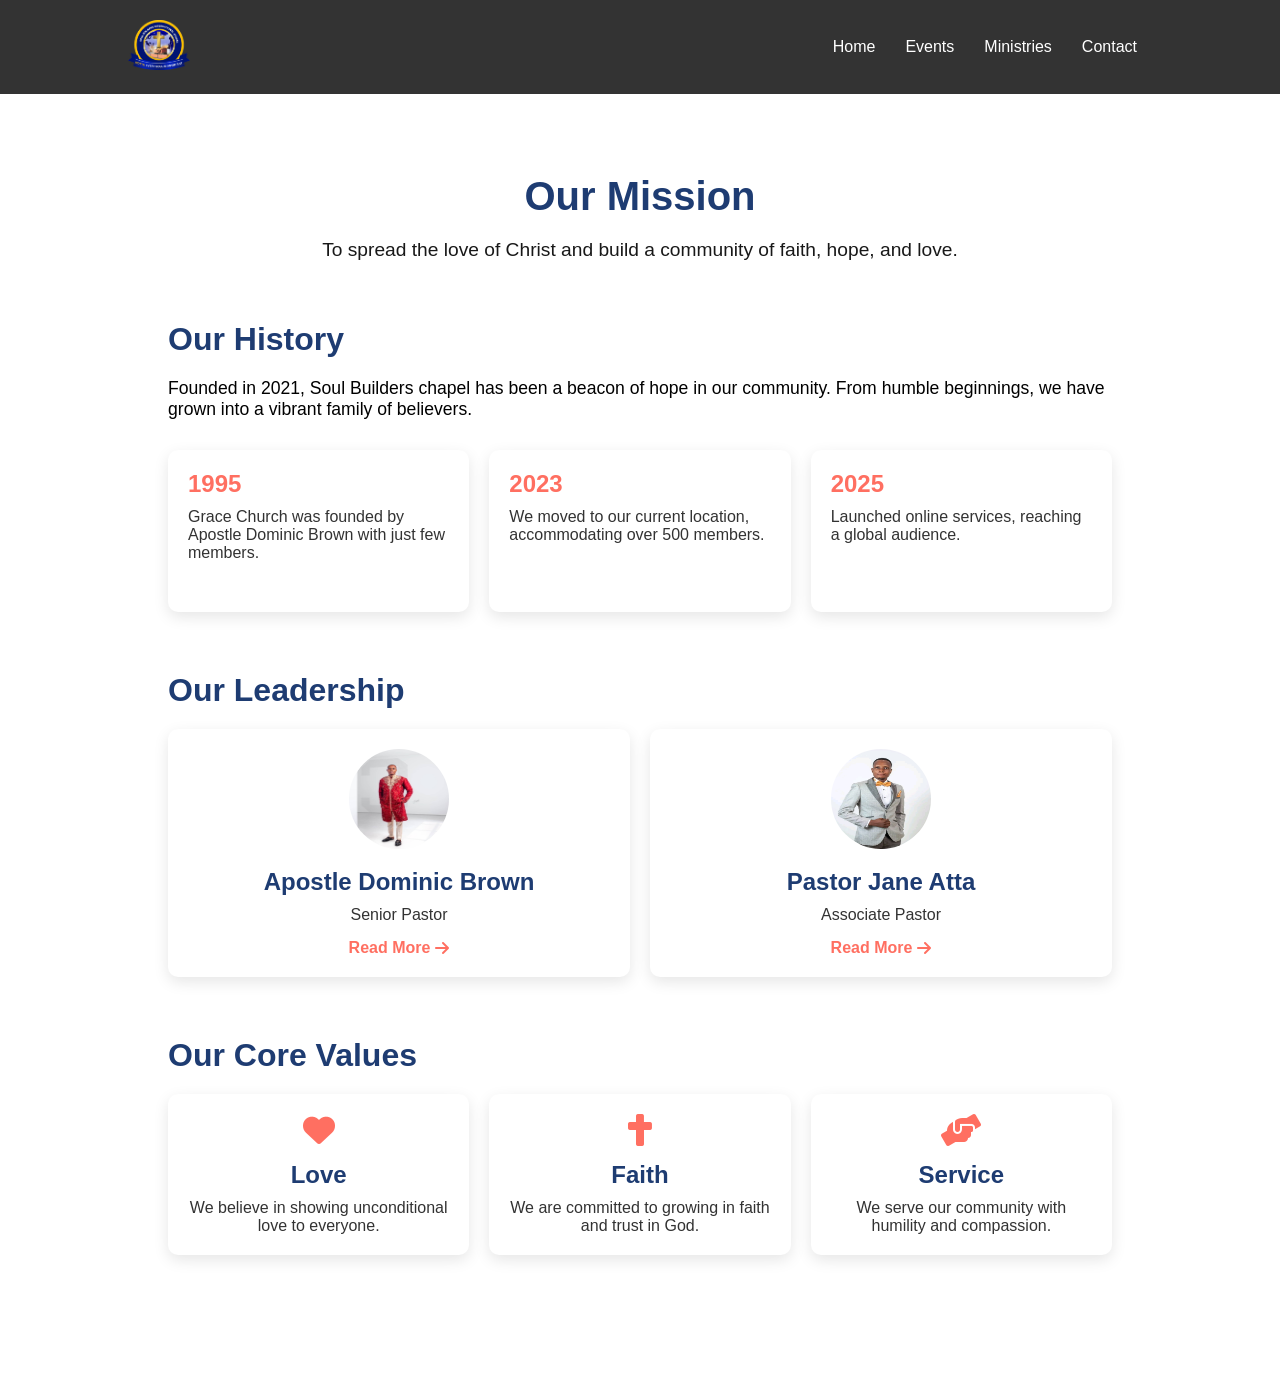
<file: about.html>
<!DOCTYPE html>
<html lang="en">
<head>
  <meta charset="UTF-8">
  <meta name="viewport" content="width=device-width, initial-scale=1.0">
  <title>Soul Builders Int'l - About Us</title>
  <link rel="stylesheet" href="style.css">
  <!-- Font Awesome for Icons -->
  <link rel="stylesheet" href="https://cdnjs.cloudflare.com/ajax/libs/font-awesome/6.0.0/css/all.min.css">
</head>
<body>

  <header class="header">
    <!-- Logo -->
    <div class="logo">
      <img src="logo.png" alt="Church Logo">
    </div>
  
    <!-- Navigation Menu -->
    <nav class="navbar">
      <ul class="nav-links">
        <li><a href="index.html" class="nav-link">Home</a></li>
        <li><a href="event.html" class="nav-link">Events</a></li>
        <li><a href="ministry.html" class="nav-link">Ministries</a></li>
        <li><a href="contact.html" class="nav-link">Contact</a></li>
      </ul>
    </nav>
  
    <!-- Hamburger Menu for Mobile -->
    <div class="hamburger">
      <i class="fas fa-bars"></i>
    </div>
  </header>

  <!-- About Us Page -->
  <section class="about-us">
    <!-- Mission Statement -->
    <div class="mission-statement">
      <h2>Our Mission</h2>
      <p>To spread the love of Christ and build a community of faith, hope, and love.</p>
    </div>

    <!-- Church History -->
    <div class="church-history">
      <h2>Our History</h2>
      <p>Founded in 2021, Soul Builders chapel has been a beacon of hope in our community. From humble beginnings, we have grown into a vibrant family of believers.</p>
      <div class="history-timeline">
        <div class="timeline-item">
          <h3>1995</h3>
          <p>Grace Church was founded by Apostle Dominic Brown with just few members.</p>
        </div>
        <div class="timeline-item">
          <h3>2023</h3>
          <p>We moved to our current location, accommodating over 500 members.</p>
        </div>
        <div class="timeline-item">
          <h3>2025</h3>
          <p>Launched online services, reaching a global audience.</p>
        </div>
      </div>
    </div>

    <!-- Leadership Section -->
    <div class="leadership">
      <h2>Our Leadership</h2>
      <div class="leader-cards">
        <div class="leader-card">
          <img src="IMG-20240815-WA0008.jpg" alt="Pastor John Doe">
          <h3>Apostle Dominic Brown</h3>
          <p>Senior Pastor</p>
          <a href="#pastor-john" class="read-more">Read More <i class="fas fa-arrow-right"></i></a>
        </div>
        <div class="leader-card">
          <img src="brown 2.jpg" alt="Pastor Jane Atta">
          <h3>Pastor Jane Atta</h3>
          <p>Associate Pastor</p>
          <a href="#pastor-jane" class="read-more">Read More <i class="fas fa-arrow-right"></i></a>
        </div>
      </div>
    </div>

    <!-- Core Values -->
    <div class="core-values">
      <h2>Our Core Values</h2>
      <div class="values-list">
        <div class="value-item">
          <i class="fas fa-heart"></i>
          <h3>Love</h3>
          <p>We believe in showing unconditional love to everyone.</p>
        </div>
        <div class="value-item">
          <i class="fas fa-cross"></i>
          <h3>Faith</h3>
          <p>We are committed to growing in faith and trust in God.</p>
        </div>
        <div class="value-item">
          <i class="fas fa-hands-helping"></i>
          <h3>Service</h3>
          <p>We serve our community with humility and compassion.</p>
        </div>
      </div>
    </div>

    <!-- Read More Section (Hidden by Default) -->
    <div id="pastor-john" class="read-more-content">
      <h3>About Apostle Dominic Brown</h3>
      <p>Apostle Dominic has been serving as the Senior Pastor of Soul Builders Int'l since its inception in 1995. He is passionate about teaching the Word of God and building a strong community.</p>
      <button class="close-btn">Close</button>
    </div>

    <div id="pastor-jane" class="read-more-content">
      <h3>About Pastor Jane Smith</h3>
      <p>Pastor Jane Smith joined Soul Builders Int'l in 2005 and serves as the Associate Pastor. She focuses on youth ministry and community outreach programs.</p>
      <button class="close-btn">Close</button>
    </div>
  </section>

  <script>
      // Functionality for Read More Links
document.querySelectorAll('.read-more').forEach(link => {
  link.addEventListener('click', (e) => {
    e.preventDefault();
    const targetId = link.getAttribute('href');
    document.querySelector(targetId).style.display = 'block';
  });
});

// Functionality for Close Buttons
document.querySelectorAll('.close-btn').forEach(button => {
  button.addEventListener('click', () => {
    button.parentElement.style.display = 'none';
  });
});
  </script>
</body>
</html>
</file>
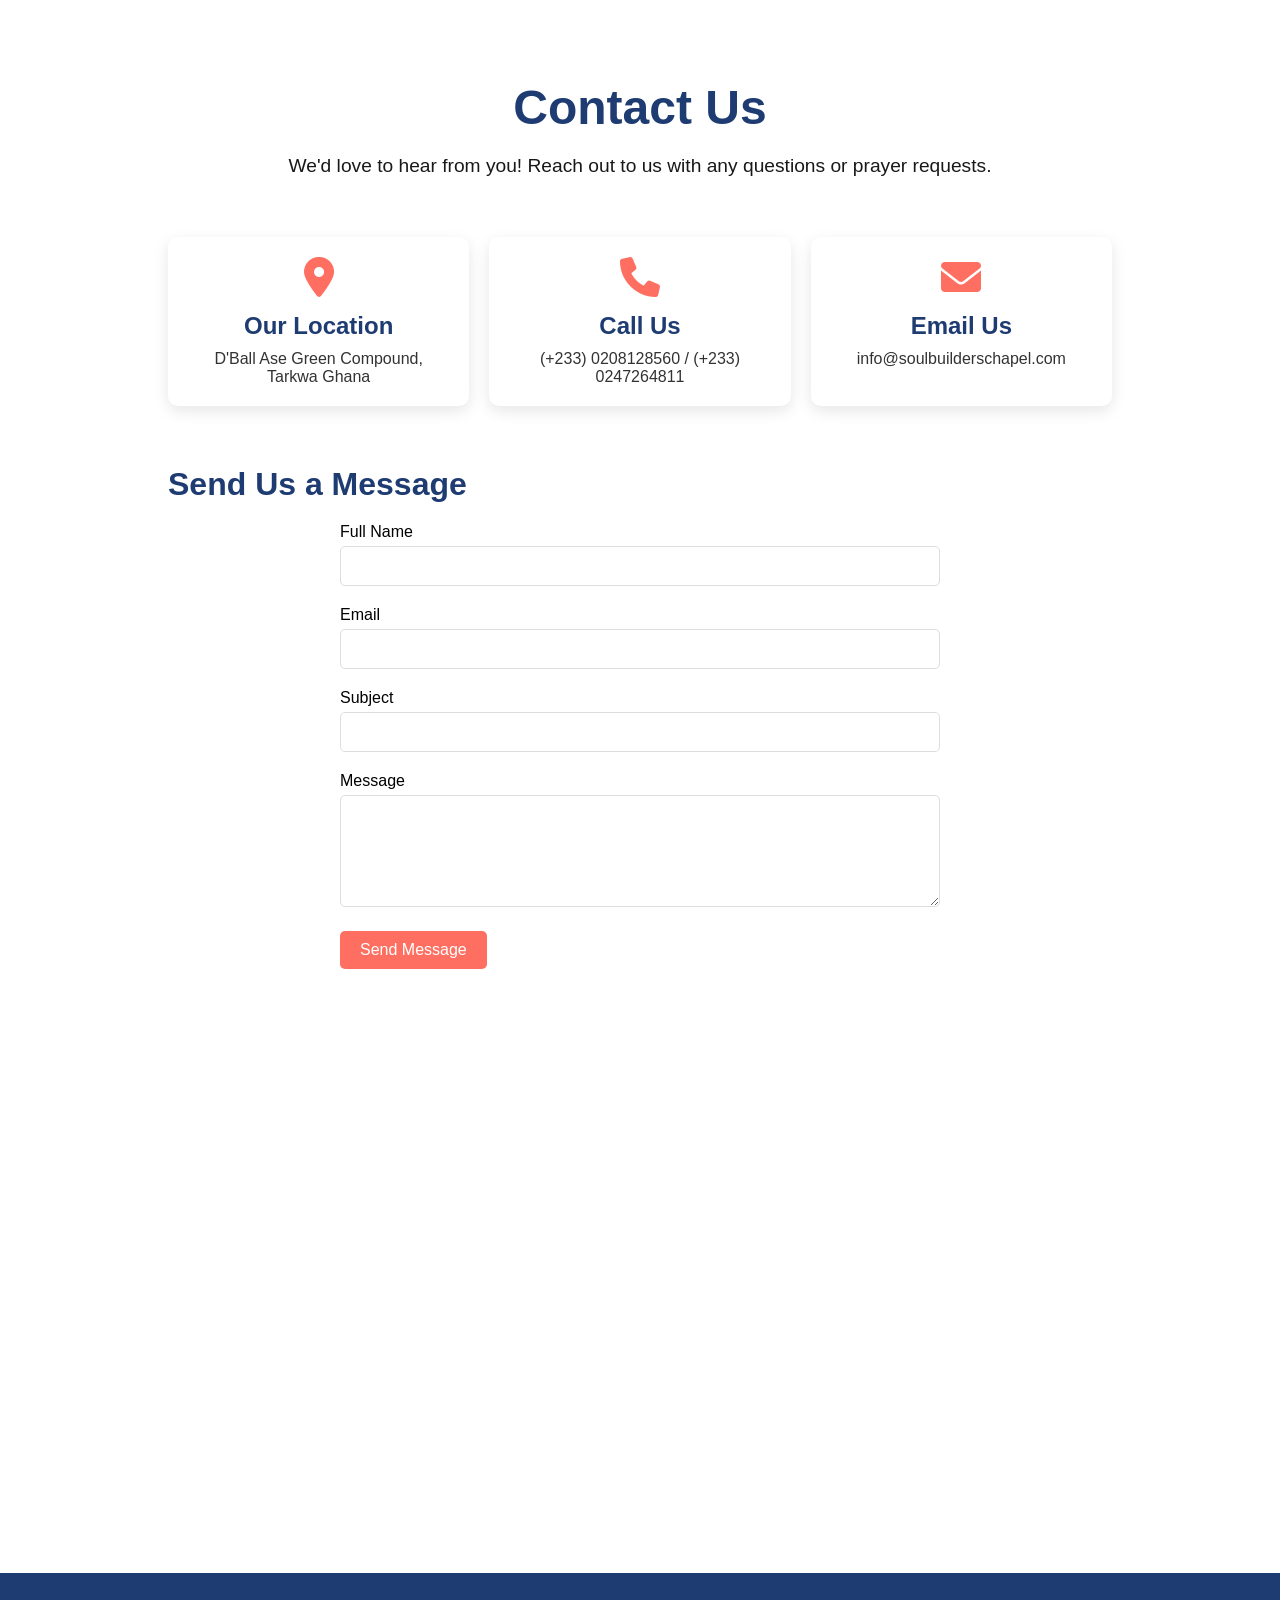
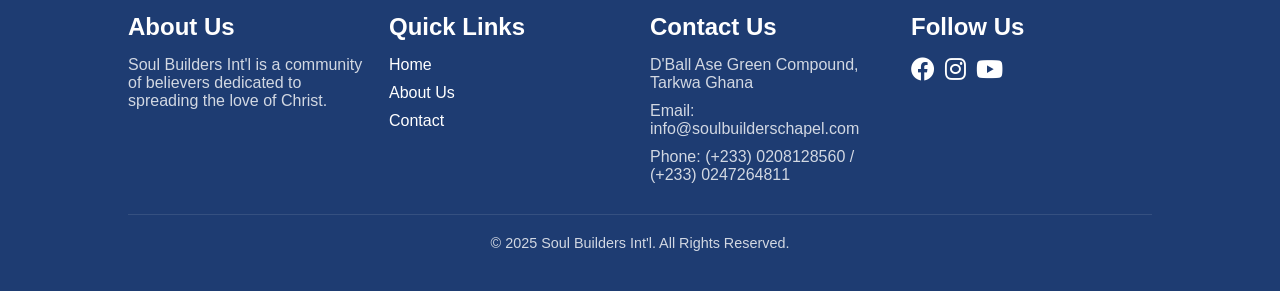
<file: contact.html>
<!DOCTYPE html>
<html lang="en">
<head>
  <meta charset="UTF-8">
  <meta name="viewport" content="width=device-width, initial-scale=1.0">
  <title>Soul Builders Int'l - Contact Us</title>
  <link rel="stylesheet" href="style.css">
  <!-- Font Awesome for Icons -->
  <link rel="stylesheet" href="https://cdnjs.cloudflare.com/ajax/libs/font-awesome/6.0.0/css/all.min.css">
</head>
<body>
  <!-- Contact Us Page -->
  <section class="contact-us">
    <!-- Contact Hero Section -->
    <div class="contact-hero">
      <h1>Contact Us</h1>
      <p>We'd love to hear from you! Reach out to us with any questions or prayer requests.</p>
    </div>

    <!-- Contact Information -->
    <div class="contact-info">
      <div class="info-card">
        <i class="fas fa-map-marker-alt"></i>
        <h3>Our Location</h3>
        <p>D'Ball Ase Green Compound, Tarkwa Ghana</p>
      </div>
      <div class="info-card">
        <i class="fas fa-phone"></i>
        <h3>Call Us</h3>
        <p>(+233) 0208128560 / (+233) 0247264811</p>
      </div>
      <div class="info-card">
        <i class="fas fa-envelope"></i>
        <h3>Email Us</h3>
        <p>info@soulbuilderschapel.com</p>
      </div>
    </div>

    <!-- Contact Form -->
    <div class="contact-form">
      <h2>Send Us a Message</h2>
      <form action="#" method="post" id="contactForm">
        <div class="form-group">
          <label for="name">Full Name</label>
          <input type="text" id="name" name="name" required>
        </div>
        <div class="form-group">
          <label for="email">Email</label>
          <input type="email" id="email" name="email" required>
        </div>
        <div class="form-group">
          <label for="subject">Subject</label>
          <input type="text" id="subject" name="subject" required>
        </div>
        <div class="form-group">
          <label for="message">Message</label>
          <textarea id="message" name="message" rows="5" required></textarea>
        </div>
        <button type="submit" class="cta-button">Send Message</button>
      </form>
    </div>

    <!-- Google Map -->
    <div class="google-map">
      <iframe
        src="https://www.google.com/maps/embed?pb=!1m18!1m12!1m3!1d3153.835434509374!2d144.9537353153166!3d-37.816279742021665!2m3!1f0!2f0!3f0!3m2!1i1024!2i768!4f13.1!3m3!1m2!1s0x6ad642af0f11fd81%3A0xf577d2d2b2e4a1e5!2sChurch%20Street%2C%20Melbourne%20VIC%2C%20Australia!5e0!3m2!1sen!2sus!4v1622549400000!5m2!1sen!2sus"
        width="100%"
        height="400"
        style="border:0;"
        allowfullscreen=""
        loading="lazy">
      </iframe>
    </div>
  </section>

  <!-- Footer Section -->
  <footer class="footer">
    <div class="footer-content">
      <div class="footer-section">
        <h3>About Us</h3>
        <p>Soul Builders Int'l is a community of believers dedicated to spreading the love of Christ.</p>
      </div>
      <div class="footer-section">
        <h3>Quick Links</h3>
        <ul>
          <li><a href="index.html">Home</a></li>
          <li><a href="about.html">About Us</a></li>
          <li><a href="contact.html">Contact</a></li>
        </ul>
      </div>
      <div class="footer-section">
        <h3>Contact Us</h3>
        <p>D'Ball Ase Green Compound, Tarkwa Ghana</p>
        <p>Email: info@soulbuilderschapel.com</p>
        <p>Phone: (+233) 0208128560 / (+233) 0247264811</p>
      </div>
      <div class="footer-section">
        <h3>Follow Us</h3>
        <div class="social-links">
          <a href="https://facebook.com"><i class="fab fa-facebook"></i></a>
          <a href="https://instagram.com"><i class="fab fa-instagram"></i></a>
          <a href="https://youtube.com"><i class="fab fa-youtube"></i></a>
        </div>
      </div>
    </div>
    <div class="footer-bottom">
      <p>&copy; 2025 Soul Builders Int'l. All Rights Reserved.</p>
    </div>
  </footer>

  <script>
      
      // JavaScript for Contact Form
document.getElementById('contactForm').addEventListener('submit', (e) => {
  e.preventDefault();
  const formData = new FormData(e.target);
  const contactData = Object.fromEntries(formData.entries());
  alert(`Thank you, ${contactData.name}! Your message has been sent.`);
  e.target.reset();
});
      
  </script>
</body>
</html>
</file>
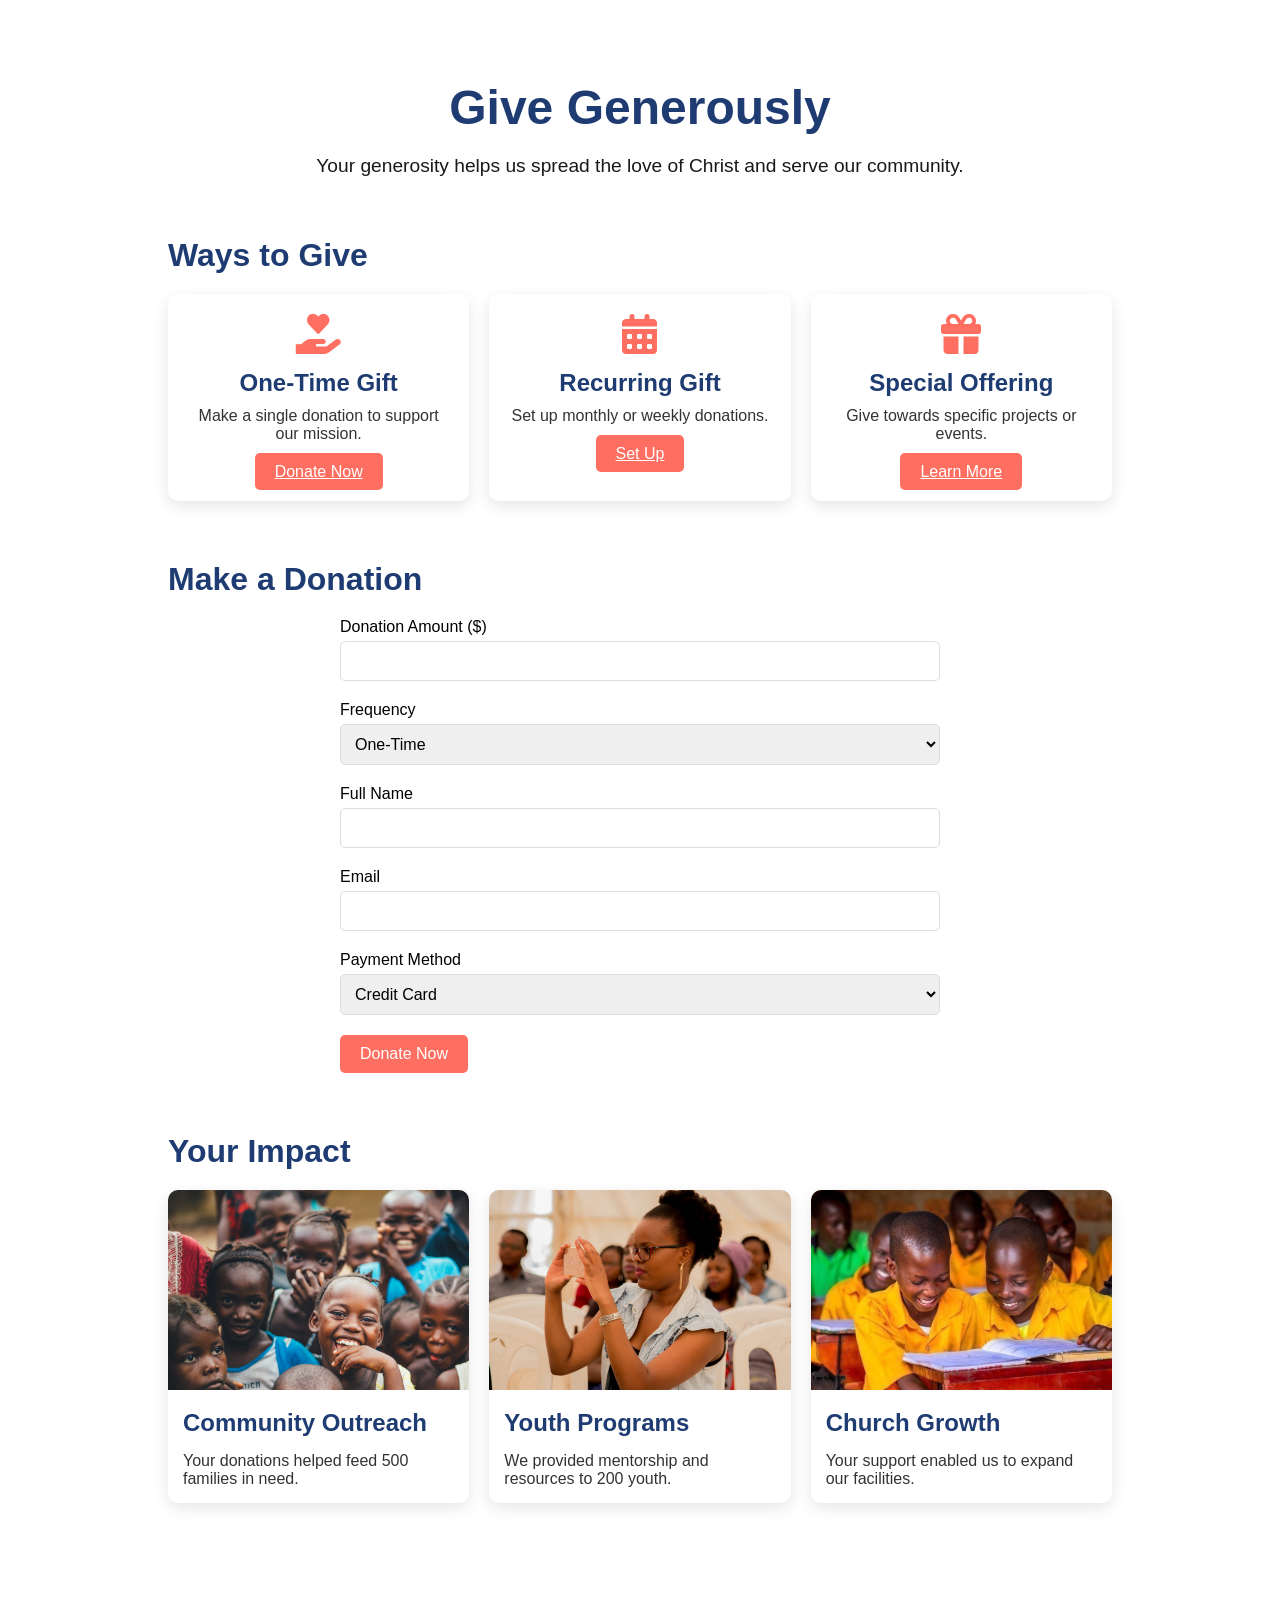
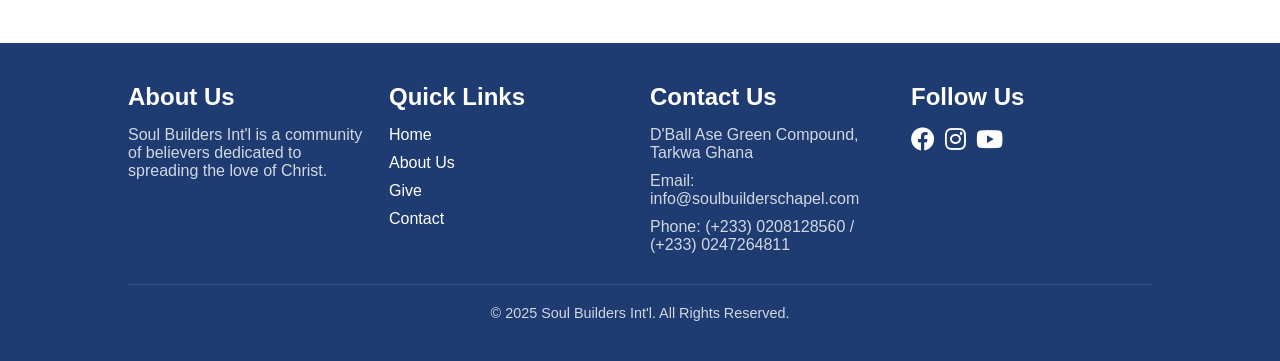
<file: donation.html>
<!DOCTYPE html>
<html lang="en">
<head>
  <meta charset="UTF-8">
  <meta name="viewport" content="width=device-width, initial-scale=1.0">
  <title>Soul Builders Int'l- Give/Donate</title>
  <link rel="stylesheet" href="style.css">
  <!-- Font Awesome for Icons -->
  <link rel="stylesheet" href="https://cdnjs.cloudflare.com/ajax/libs/font-awesome/6.0.0/css/all.min.css">
</head>
<body>
  <!-- Give/Donate Page -->
  <section class="give-donate">
    <!-- Give Hero Section -->
    <div class="give-hero">
      <h1>Give Generously</h1>
      <p>Your generosity helps us spread the love of Christ and serve our community.</p>
    </div>

    <!-- Donation Options -->
    <div class="donation-options">
      <h2>Ways to Give</h2>
      <div class="options-grid">
        <div class="option-card">
          <i class="fas fa-hand-holding-heart"></i>
          <h3>One-Time Gift</h3>
          <p>Make a single donation to support our mission.</p>
          <a href="#one-time" class="cta-button">Donate Now</a>
        </div>
        <div class="option-card">
          <i class="fas fa-calendar-alt"></i>
          <h3>Recurring Gift</h3>
          <p>Set up monthly or weekly donations.</p>
          <a href="#recurring" class="cta-button">Set Up</a>
        </div>
        <div class="option-card">
          <i class="fas fa-gift"></i>
          <h3>Special Offering</h3>
          <p>Give towards specific projects or events.</p>
          <a href="#special" class="cta-button">Learn More</a>
        </div>
      </div>
    </div>

    <!-- Donation Form -->
    <div class="donation-form">
      <h2>Make a Donation</h2>
      <form id="donationForm">
        <div class="form-group">
          <label for="amount">Donation Amount ($)</label>
          <input type="number" id="amount" name="amount" min="1" required>
        </div>
        <div class="form-group">
          <label for="frequency">Frequency</label>
          <select id="frequency" name="frequency" required>
            <option value="one-time">One-Time</option>
            <option value="monthly">Monthly</option>
            <option value="weekly">Weekly</option>
          </select>
        </div>
        <div class="form-group">
          <label for="name">Full Name</label>
          <input type="text" id="name" name="name" required>
        </div>
        <div class="form-group">
          <label for="email">Email</label>
          <input type="email" id="email" name="email" required>
        </div>
        <div class="form-group">
          <label for="payment">Payment Method</label>
          <select id="payment" name="payment" required>
            <option value="credit-card">Credit Card</option>
            <option value="paypal">PayPal</option>
            <option value="bank-transfer">Bank Transfer</option>
            <option value="Mobile Money">Mobile Money</option>
            <option value="USDT">USDT</option>
          </select>
        </div>
        <button type="submit" class="cta-button">Donate Now</button>
      </form>
    </div>

    <!-- Impact Stories -->
    <div class="impact-stories">
      <h2>Your Impact</h2>
      <div class="stories-grid">
        <div class="story-card">
          <img src="annie-spratt-427337-unsplash.jpg" alt="Impact Story 1">
          <h3>Community Outreach</h3>
          <p>Your donations helped feed 500 families in need.</p>
        </div>
        <div class="story-card">
          <img src="Campus-Students-Fellowship.jpg" alt="Impact Story 2">
          <h3>Youth Programs</h3>
          <p>We provided mentorship and resources to 200 youth.</p>
        </div>
        <div class="story-card">
          <img src="f34b3538f5b55c37425452f5a01f7602.jpg" alt="Impact Story 3">
          <h3>Church Growth</h3>
          <p>Your support enabled us to expand our facilities.</p>
        </div>
      </div>
    </div>
  </section>

  <!-- Footer Section -->
  <footer class="footer">
    <div class="footer-content">
      <div class="footer-section">
        <h3>About Us</h3>
        <p>Soul Builders Int'l is a community of believers dedicated to spreading the love of Christ.</p>
      </div>
      <div class="footer-section">
        <h3>Quick Links</h3>
        <ul>
          <li><a href="index.html">Home</a></li>
          <li><a href="about.html">About Us</a></li>
          <li><a href="donation.html">Give</a></li>
          <li><a href="contact.html">Contact</a></li>
        </ul>
      </div>
      <div class="footer-section">
        <h3>Contact Us</h3>
        <p>D'Ball Ase Green Compound, Tarkwa Ghana</p>
        <p>Email: info@soulbuilderschapel.com</p>
        <p>Phone: (+233) 0208128560 / (+233) 0247264811</p>
      </div>
      <div class="footer-section">
        <h3>Follow Us</h3>
        <div class="social-links">
          <a href="https://facebook.com"><i class="fab fa-facebook"></i></a>
          <a href="https://instagram.com"><i class="fab fa-instagram"></i></a>
          <a href="https://youtube.com"><i class="fab fa-youtube"></i></a>
        </div>
      </div>
    </div>
    <div class="footer-bottom">
      <p>&copy; 2025 Soul Builders Int'l. All Rights Reserved.</p>
    </div>
  </footer>

  <script>
      
      
      // JavaScript for Donation Form
document.getElementById('donationForm').addEventListener('submit', (e) => {
  e.preventDefault();
  const formData = new FormData(e.target);
  const donationData = Object.fromEntries(formData.entries());
  alert(`Thank you for your donation of $${donationData.amount}!`);
  e.target.reset();
});
      
  </script>
</body>
</html>
</file>
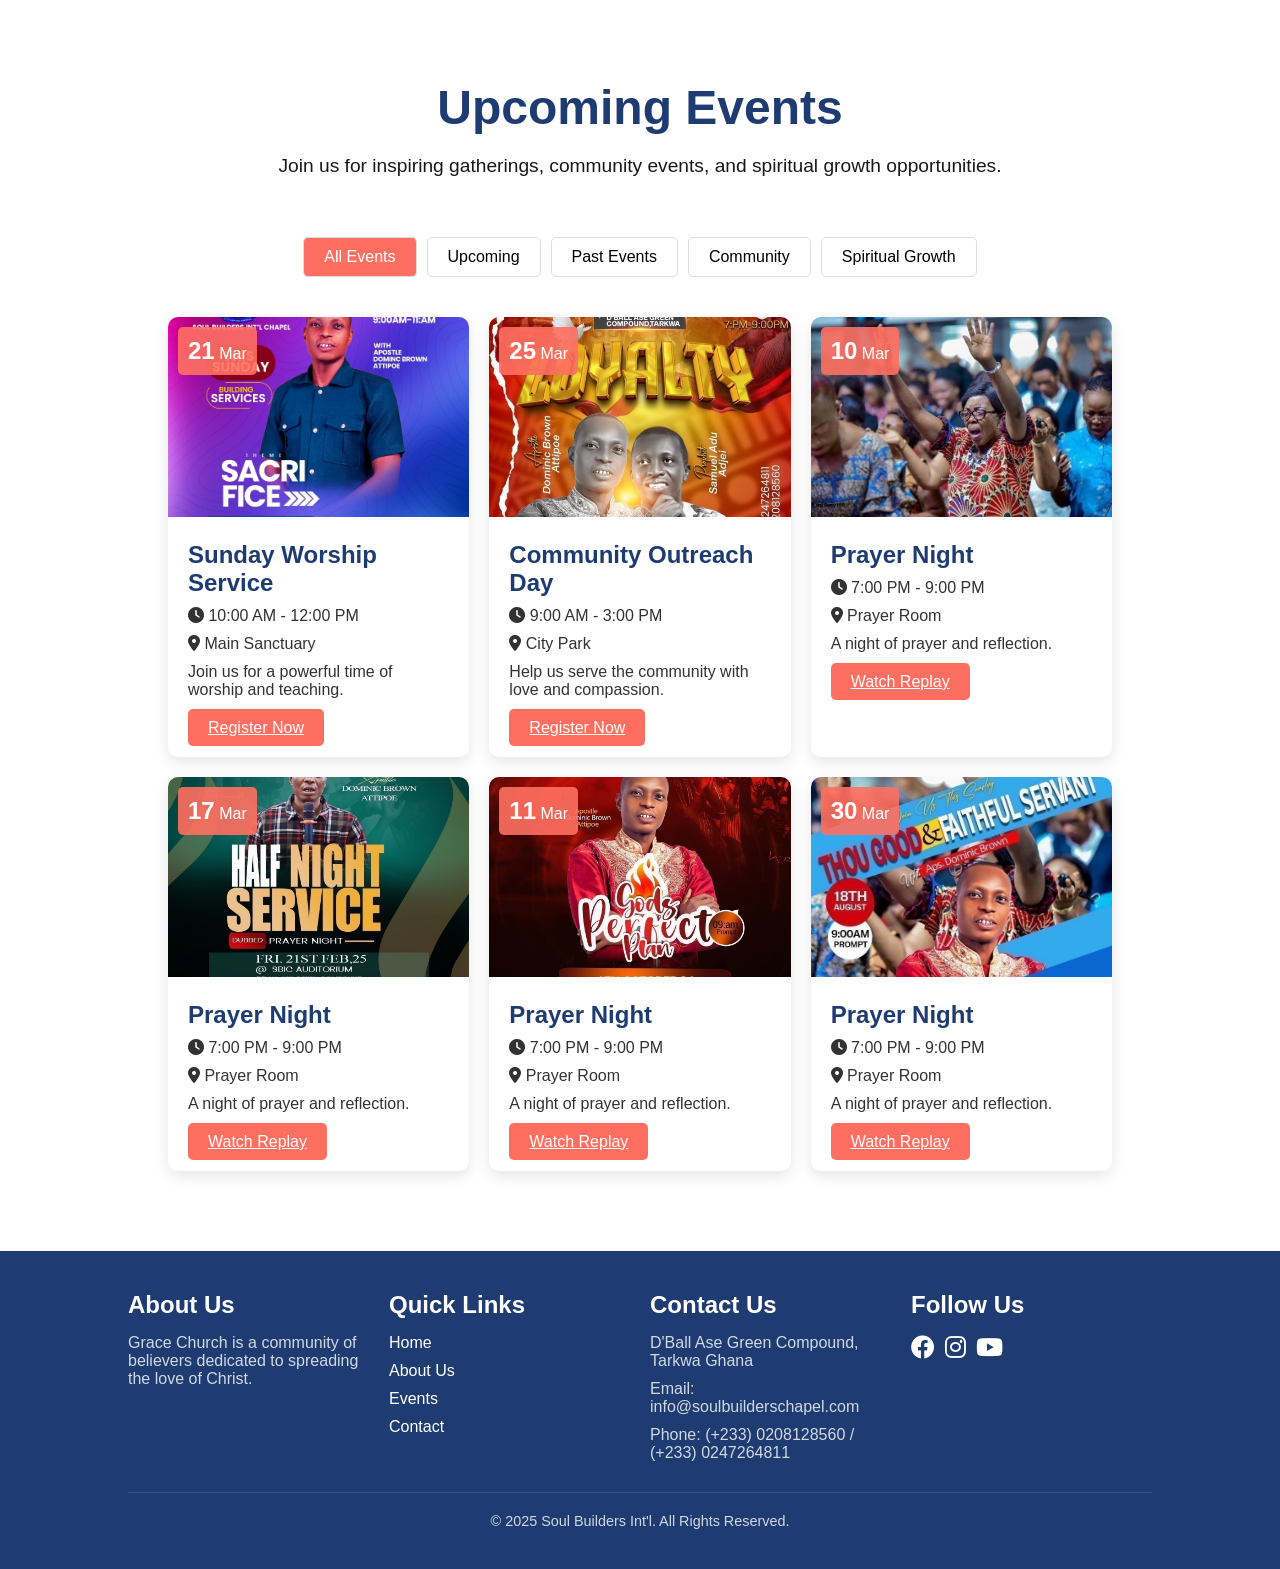
<file: event.html>
<!DOCTYPE html>
<html lang="en">
<head>
  <meta charset="UTF-8">
  <meta name="viewport" content="width=device-width, initial-scale=1.0">
  <title>Soul Builders Int'l - Events</title>
  <link rel="stylesheet" href="style.css">
  <!-- Font Awesome for Icons -->
  <link rel="stylesheet" href="https://cdnjs.cloudflare.com/ajax/libs/font-awesome/6.0.0/css/all.min.css">
</head>
<body>
  <!-- Events Page -->
  <section class="events">
    <!-- Events Hero Section -->
    <div class="events-hero">
      <h1>Upcoming Events</h1>
      <p>Join us for inspiring gatherings, community events, and spiritual growth opportunities.</p>
    </div>

    <!-- Events Filter -->
    <div class="events-filter">
      <button class="filter-button active" data-filter="all">All Events</button>
      <button class="filter-button" data-filter="upcoming">Upcoming</button>
      <button class="filter-button" data-filter="past">Past Events</button>
      <button class="filter-button" data-filter="community">Community</button>
      <button class="filter-button" data-filter="spiritual">Spiritual Growth</button>
    </div>

    <!-- Events Grid -->
    <div class="events-grid">
      <!-- Event Card 1 -->
      <div class="event-card" data-category="upcoming spiritual">
        <div class="event-image">
          <img src="sun.jpg" alt="Event 1">
          <div class="event-date">
            <span class="day">21</span>
            <span class="month">Mar</span>
          </div>
        </div>
        <div class="event-details">
          <h3>Sunday Worship Service</h3>
          <p class="event-time"><i class="fas fa-clock"></i> 10:00 AM - 12:00 PM</p>
          <p class="event-location"><i class="fas fa-map-marker-alt"></i> Main Sanctuary</p>
          <p class="event-description">Join us for a powerful time of worship and teaching.</p>
          <a href="#register" class="cta-button">Register Now</a>
        </div>
      </div>

      <!-- Event Card 2 -->
      <div class="event-card" data-category="upcoming community">
        <div class="event-image">
          <img src="LOYALTY.jpg" alt="Event 2">
          <div class="event-date">
            <span class="day">25</span>
            <span class="month">Mar</span>
          </div>
        </div>
        <div class="event-details">
          <h3>Community Outreach Day</h3>
          <p class="event-time"><i class="fas fa-clock"></i> 9:00 AM - 3:00 PM</p>
          <p class="event-location"><i class="fas fa-map-marker-alt"></i> City Park</p>
          <p class="event-description">Help us serve the community with love and compassion.</p>
          <a href="#register" class="cta-button">Register Now</a>
        </div>
      </div>

      <!-- Event Card 3 -->
      <div class="event-card" data-category="past spiritual">
        <div class="event-image">
          <img src="back.jpg" alt="Event 3">
          <div class="event-date">
            <span class="day">10</span>
            <span class="month">Mar</span>
          </div>
        </div>
        <div class="event-details">
          <h3>Prayer Night</h3>
          <p class="event-time"><i class="fas fa-clock"></i> 7:00 PM - 9:00 PM</p>
          <p class="event-location"><i class="fas fa-map-marker-alt"></i> Prayer Room</p>
          <p class="event-description">A night of prayer and reflection.</p>
          <a href="#watch-replay" class="cta-button">Watch Replay</a>
        </div>
      </div>

      <div class="event-card" data-category="past spiritual">
        <div class="event-image">
          <img src="A3 (2).jpg" alt="Event 3">
          <div class="event-date">
            <span class="day">17</span>
            <span class="month">Mar</span>
          </div>
        </div>
        <div class="event-details">
          <h3>Prayer Night</h3>
          <p class="event-time"><i class="fas fa-clock"></i> 7:00 PM - 9:00 PM</p>
          <p class="event-location"><i class="fas fa-map-marker-alt"></i> Prayer Room</p>
          <p class="event-description">A night of prayer and reflection.</p>
          <a href="#watch-replay" class="cta-button">Watch Replay</a>
        </div>
      </div>

      <div class="event-card" data-category="past spiritual">
        <div class="event-image">
          <img src="E1.jpg" alt="Event 3">
          <div class="event-date">
            <span class="day">11</span>
            <span class="month">Mar</span>
          </div>
        </div>
        <div class="event-details">
          <h3>Prayer Night</h3>
          <p class="event-time"><i class="fas fa-clock"></i> 7:00 PM - 9:00 PM</p>
          <p class="event-location"><i class="fas fa-map-marker-alt"></i> Prayer Room</p>
          <p class="event-description">A night of prayer and reflection.</p>
          <a href="#watch-replay" class="cta-button">Watch Replay</a>
        </div>
      </div>


      <div class="event-card" data-category="past spiritual">
        <div class="event-image">
          <img src="comin.jpg" alt="Event 3">
          <div class="event-date">
            <span class="day">30</span>
            <span class="month">Mar</span>
          </div>
        </div>
        <div class="event-details">
          <h3>Prayer Night</h3>
          <p class="event-time"><i class="fas fa-clock"></i> 7:00 PM - 9:00 PM</p>
          <p class="event-location"><i class="fas fa-map-marker-alt"></i> Prayer Room</p>
          <p class="event-description">A night of prayer and reflection.</p>
          <a href="#watch-replay" class="cta-button">Watch Replay</a>
        </div>
      </div>

      <!-- Add more event cards here -->
    </div>
  </section>

  <!-- Footer Section -->
  <footer class="footer">
    <div class="footer-content">
      <div class="footer-section">
        <h3>About Us</h3>
        <p>Grace Church is a community of believers dedicated to spreading the love of Christ.</p>
      </div>
      <div class="footer-section">
        <h3>Quick Links</h3>
        <ul>
          <li><a href="index.html">Home</a></li>
          <li><a href="about.html">About Us</a></li>
          <li><a href="event.html">Events</a></li>
          <li><a href="contact.html">Contact</a></li>
        </ul>
      </div>
      <div class="footer-section">
        <h3>Contact Us</h3>
        <p>D'Ball Ase Green Compound, Tarkwa Ghana</p>
        <p>Email: info@soulbuilderschapel.com</p>
        <p>Phone: (+233) 0208128560 / (+233) 0247264811</p>
      </div>
      <div class="footer-section">
        <h3>Follow Us</h3>
        <div class="social-links">
          <a href="https://facebook.com"><i class="fab fa-facebook"></i></a>
          <a href="https://instagram.com"><i class="fab fa-instagram"></i></a>
          <a href="https://youtube.com"><i class="fab fa-youtube"></i></a>
        </div>
      </div>
    </div>
    <div class="footer-bottom">
      <p>&copy; 2025 Soul Builders Int'l. All Rights Reserved.</p>
    </div>
  </footer>

  <script>
      
      // JavaScript for Events Page

document.addEventListener('DOMContentLoaded', () => {
  const filterButtons = document.querySelectorAll('.filter-button');
  const eventCards = document.querySelectorAll('.event-card');

  // Add event listeners to filter buttons
  filterButtons.forEach(button => {
    button.addEventListener('click', () => {
      // Remove active class from all buttons
      filterButtons.forEach(btn => btn.classList.remove('active'));
      // Add active class to the clicked button
      button.classList.add('active');

      // Get the filter value (e.g., "upcoming", "past", etc.)
      const filterValue = button.getAttribute('data-filter');

      // Filter event cards based on the selected filter
      eventCards.forEach(card => {
        const categories = card.getAttribute('data-category').split(' ');
        if (filterValue === 'all' || categories.includes(filterValue)) {
          card.style.display = 'block'; // Show the card
        } else {
          card.style.display = 'none'; // Hide the card
        }
      });
    });
  });
});
      
  </script>
</body>
</html>
</file>
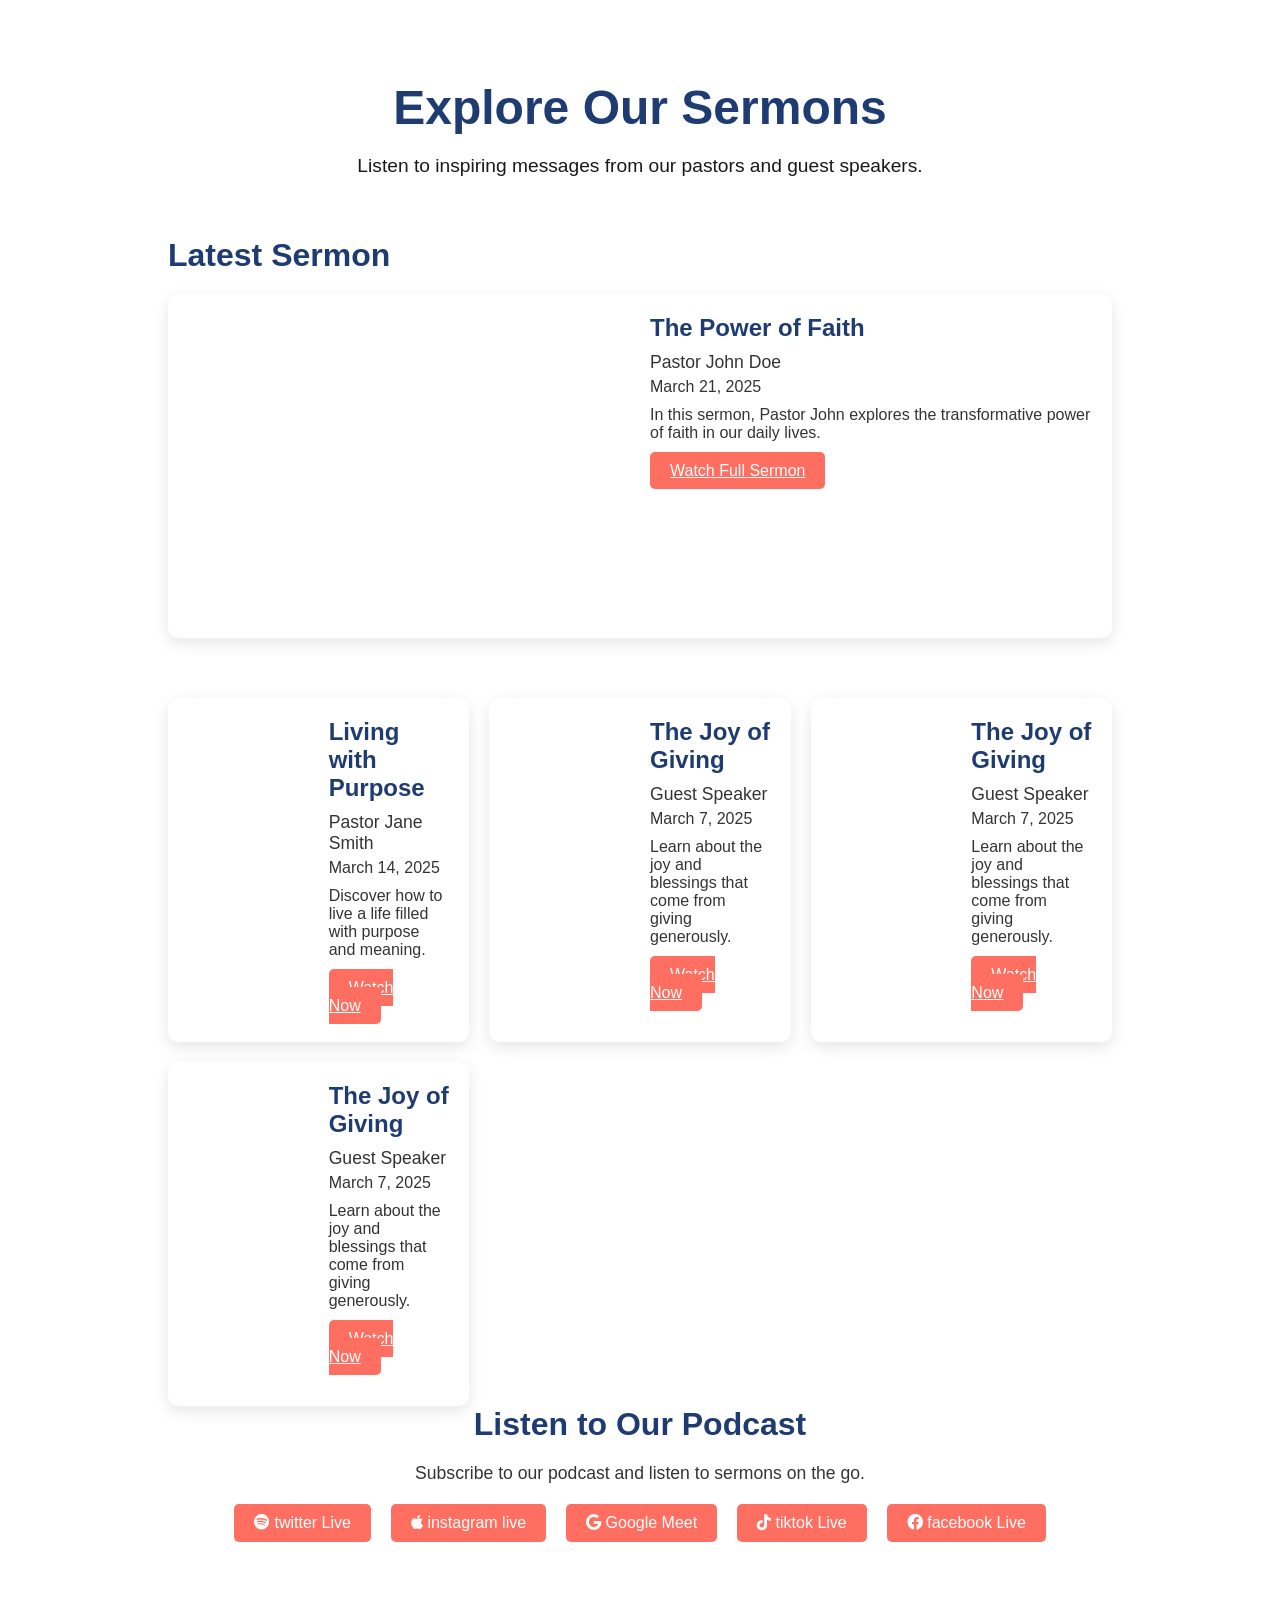
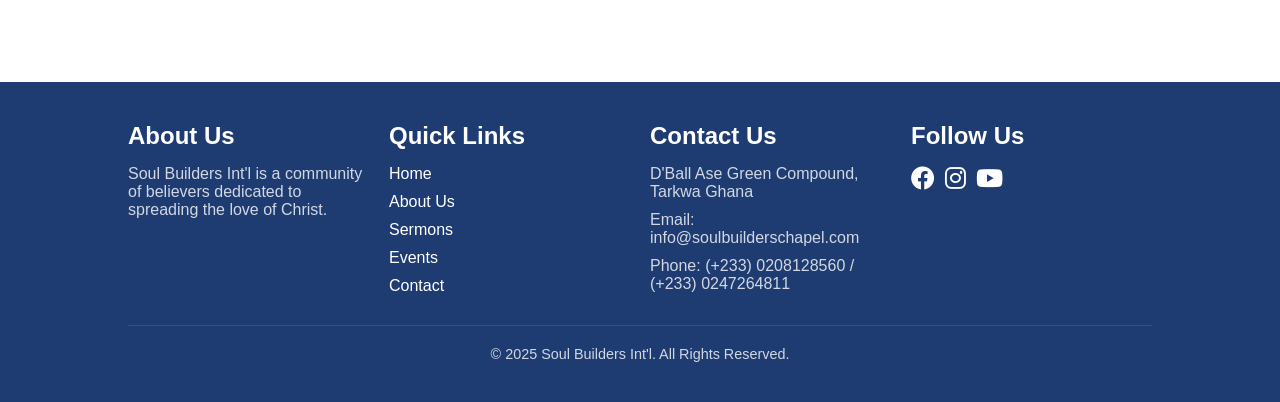
<file: sermon.html>
<!DOCTYPE html>
<html lang="en">
<head>
  <meta charset="UTF-8">
  <meta name="viewport" content="width=device-width, initial-scale=1.0">
  <title>Soul Builders Int'l - Sermons</title>
  <link rel="stylesheet" href="style.css">
  <!-- Font Awesome for Icons -->
  <link rel="stylesheet" href="https://cdnjs.cloudflare.com/ajax/libs/font-awesome/6.0.0/css/all.min.css">
</head>
<body>
  <!-- Sermon Page -->
  <section class="sermons">
    <!-- Sermon Hero Section -->
    <div class="sermon-hero">
      <h1>Explore Our Sermons</h1>
      <p>Listen to inspiring messages from our pastors and guest speakers.</p>
    </div>

    <!-- Latest Sermon -->
    <div class="latest-sermon">
      <h2>Latest Sermon</h2>
      <div class="sermon-card">
        <div class="sermon-video">
          <iframe src="https://www.youtube.com/embed/example" frameborder="0" allowfullscreen></iframe>
        </div>
        <div class="sermon-details">
          <h3>The Power of Faith</h3>
          <p class="speaker">Pastor John Doe</p>
          <p class="date">March 21, 2025</p>
          <p class="description">In this sermon, Pastor John explores the transformative power of faith in our daily lives.</p>
          <a href="#watch-full" class="cta-button">Watch Full Sermon</a>
        </div>
      </div>
    </div>

    <!-- Sermon Archive -->
    <div class="archive-grid">
  <div class="sermon-card">
    <div class="sermon-video">
      <iframe src="https://www.youtube.com/embed/example1" frameborder="0" allowfullscreen></iframe>
    </div>
    <div class="sermon-details">
      <h3>Living with Purpose</h3>
      <p class="speaker">Pastor Jane Smith</p> <!-- Speaker name -->
      <p class="date">March 14, 2025</p>
      <p class="description">Discover how to live a life filled with purpose and meaning.</p>
      <a href="#watch-full" class="cta-button">Watch Now</a>
    </div>
  </div>
  <div class="sermon-card">
    <div class="sermon-video">
      <iframe src="https://www.youtube.com/embed/example2" frameborder="0" allowfullscreen></iframe>
    </div>
    <div class="sermon-details">
      <h3>The Joy of Giving</h3>
      <p class="speaker">Guest Speaker</p> <!-- Speaker name -->
      <p class="date">March 7, 2025</p>
      <p class="description">Learn about the joy and blessings that come from giving generously.</p>
      <a href="#watch-full" class="cta-button">Watch Now</a>
    </div>
  </div>
  <div class="sermon-card">
    <div class="sermon-video">
      <iframe src="https://www.youtube.com/embed/example2" frameborder="0" allowfullscreen></iframe>
    </div>
    <div class="sermon-details">
      <h3>The Joy of Giving</h3>
      <p class="speaker">Guest Speaker</p> <!-- Speaker name -->
      <p class="date">March 7, 2025</p>
      <p class="description">Learn about the joy and blessings that come from giving generously.</p>
      <a href="#watch-full" class="cta-button">Watch Now</a>
    </div>
  </div>
  <div class="sermon-card">
    <div class="sermon-video">
      <iframe src="https://www.youtube.com/embed/example2" frameborder="0" allowfullscreen></iframe>
    </div>
    <div class="sermon-details">
      <h3>The Joy of Giving</h3>
      <p class="speaker">Guest Speaker</p> <!-- Speaker name -->
      <p class="date">March 7, 2025</p>
      <p class="description">Learn about the joy and blessings that come from giving generously.</p>
      <a href="#watch-full" class="cta-button">Watch Now</a>
    </div>
  </div>
  <!-- Add more sermon cards here -->
</div>
      

    <!-- Podcast Section -->
    <div class="podcast-section">
      <h2>Listen to Our Podcast</h2>
      <p>Subscribe to our podcast and listen to sermons on the go.</p>
      <div class="podcast-links">
        <a href="https://youtube.com/@Dominic_Greaterman" class="podcast-link">
          <i class="fab fa-spotify"></i> twitter Live
        </a>
        <a href="https://apple.com/instagram/@Dominic_Greaterman" class="podcast-link">
          <i class="fab fa-apple"></i> instagram live
        </a>
        <a href="https://google.com/google Meet" class="podcast-link">
          <i class="fab fa-google"></i> Google Meet
        </a>
        <a href="https://google.com/tiktok/Dominic" class="podcast-link">
          <i class="fab fa-tiktok"></i> tiktok Live
        </a>
        <a href="https://google.com/facebook/Dominic Greaterman" class="podcast-link">
          <i class="fab fa-facebook"></i> facebook Live
        </a>
      </div>
    </div>
  </section>

  <!-- Footer Section -->
  <footer class="footer">
    <div class="footer-content">
      <div class="footer-section">
        <h3>About Us</h3>
        <p>Soul Builders Int'l is a community of believers dedicated to spreading the love of Christ.</p>
      </div>
      <div class="footer-section">
        <h3>Quick Links</h3>
        <ul>
          <li><a href="index.html">Home</a></li>
          <li><a href="about.html">About Us</a></li>
          <li><a href="sermon.html">Sermons</a></li>
          <li><a href="event.html">Events</a></li>
          <li><a href="contact.html">Contact</a></li>
        </ul>
      </div>
      <div class="footer-section">
        <h3>Contact Us</h3>
        <p>D'Ball Ase Green Compound, Tarkwa Ghana</p>
        <p>Email: info@soulbuilderschapel.com</p>
        <p>Phone: (+233) 0208128560 / (+233) 0247264811</p>
      </div>
      <div class="footer-section">
        <h3>Follow Us</h3>
        <div class="social-links">
          <a href="https://facebook.com"><i class="fab fa-facebook"></i></a>
          <a href="https://instagram.com"><i class="fab fa-instagram"></i></a>
          <a href="https://youtube.com"><i class="fab fa-youtube"></i></a>
        </div>
      </div>
    </div>
    <div class="footer-bottom">
      <p>&copy; 2025 Soul Builders Int'l. All Rights Reserved.</p>
    </div>
  </footer>

  <script>
      
      // JavaScript for Sermon Page

// Filter functionality for Sermon Archive
document.addEventListener('DOMContentLoaded', () => {
  const filterButtons = document.querySelectorAll('.filter-button');
  const sermonCards = document.querySelectorAll('.archive-grid .sermon-card');

  // Add event listeners to filter buttons
  filterButtons.forEach(button => {
    button.addEventListener('click', () => {
      // Remove active class from all buttons
      filterButtons.forEach(btn => btn.classList.remove('active'));
      // Add active class to the clicked button
      button.classList.add('active');

      // Get the filter value (e.g., "Pastor John", "Pastor Jane", etc.)
      const filterValue = button.textContent.trim();

      // Filter sermon cards based on the selected filter
      sermonCards.forEach(card => {
        const speaker = card.querySelector('.speaker').textContent.trim();
        if (filterValue === 'All' || speaker.includes(filterValue)) {
          card.style.display = 'block'; // Show the card
        } else {
          card.style.display = 'none'; // Hide the card
        }
      });
    });
  });
});
      
  </script>
</body>
</html>
</file>
<file: style.css>
/* General Reset */
* {
  margin: 0;
  padding: 0;
  box-sizing: border-box;
}

body {
  font-family: 'Arial', sans-serif;
}

/* Header Styles */
.header {
  display: flex;
  justify-content: space-between;
  align-items: center;
  padding: 20px 10%;
  background-color: #333;
  color: #fff;
  position: sticky;
  top: 0;
  z-index: 1000;
  transition: background-color 0.3s ease;
}

.header.sticky {
  background-color: rgba(51, 51, 51, 0.9);
}

/* Logo */
.logo img {
  height: 100px;
  transition: transform 0.3s ease;
}

.logo img:hover {
  transform: scale(1.1);
}

/* Navigation Menu */
.nav-links {
  display: flex;
  list-style: none;
}

.nav-links li {
  margin: 0 15px;
}

.nav-link {
  text-decoration: none;
  color: #fff;
  font-size: 16px;
  position: relative;
  transition: color 0.3s ease;
}

.nav-link::after {
  content: '';
  position: absolute;
  width: 0;
  height: 2px;
  background: #ff6f61;
  bottom: -5px;
  left: 0;
  transition: width 0.3s ease;
}

.nav-link:hover {
  color: #ff6f61;
}

.nav-link:hover::after {
  width: 100%;
}

/* CTA Button */
.cta-button {
  padding: 10px 20px;
  background-color: #ff6f61;
  color: blue;
  border: none;
  border-radius: 5px;
  cursor: pointer;
  font-size: 16px;
  transition: background-color 0.3s ease, transform 0.3s ease;
}

.cta-button:hover {
  background-color: #e65a50;
  transform: translateY(-3px);
}

/* Hamburger Menu */
.hamburger {
  display: none;
  font-size: 24px;
  cursor: pointer;
}

/* Hero Section (Placeholder) */
.hero {
  height: 100vh;
  background: url('church-hero.jpg') no-repeat center center/cover;
  display: flex;
  justify-content: center;
  align-items: center;
  color: #fff;
  text-align: center;
}

.hero h1 {
  font-size: 3rem;
  animation: fadeIn 2s ease-in-out;
}

@keyframes fadeIn {
  from {
    opacity: 0;
  }
  to {
    opacity: 1;
  }
}

/* Responsive Design */
@media (max-width: 768px) {
  .nav-links {
    position: absolute;
    top: 80px;
    right: 0;
    background-color: #333;
    flex-direction: column;
    width: 100%;
    align-items: center;
    display: none;
  }

  .nav-links.active {
    display: flex;
  }

  .nav-links li {
    margin: 15px 0;
  }

  .hamburger {
    display: block;
  }

  .cta {
    display: none;
  }
}






/* Hero Section */
.hero {
  display: flex;
  justify-content: space-between;
  align-items: center;
  padding: 100px 10%;
  background: linear-gradient(135deg, #1e3c72 0%, #2a5298 100%);
  color: #fff;
  position: relative;
  overflow: hidden;
}

.hero-content {
  max-width: 50%;
  animation: slideInLeft 1.5s ease-in-out;
}

.hero-content h1 {
  font-size: 3.5rem;
  margin-bottom: 20px;
}

.hero-content h1 span {
  color: yellow;
}

.hero-content .tagline {
  font-size: 1.2rem;
  margin-bottom: 30px;
  opacity: 0.9;
}

/* Countdown Timer */
.countdown-timer {
  margin-bottom: 40px;
}

.countdown-timer h3 {
  font-size: 1.5rem;
  margin-bottom: 15px;
}

.timer {
  display: flex;
  gap: 15px;
}

.timer-box {
  background: rgba(255, 255, 255, 0.1);
  padding: 15px;
  border-radius: 10px;
  text-align: center;
  width: 100px;
  transition: transform 0.3s ease, background 0.3s ease;
}

.timer-box:hover {
  background: rgba(255, 255, 255, 0.2);
  transform: translateY(-5px);
}

.timer-box span {
  font-size: 2rem;
  font-weight: bold;
}

.timer-box p {
  font-size: 0.9rem;
  opacity: 0.8;
}

/* CTA Buttons */
.cta-buttons {
  display: flex;
  gap: 15px;
  margin-bottom: 40px;
}

.cta-button {
  padding: 12px 25px;
  background-color: #e65a50;
  color:#e65a50;
  border: none;
  border-radius: 5px;
  cursor: pointer;
  font-size: 16px;
  transition: background-color 0.3s ease, transform 0.3s ease;
}

.cta-button.outline {
  background-color: transparent;
  border: 2px solid #e65a50;
  color: #ff6f61;
}

.cta-button:hover {
  background-color: #e65a50;
  transform: translateY(-3px);
}

.cta-button.outline:hover {
  background-color: #ff6f61;
  color: #fff;
}

/* Founder Section */
.founder-section {
  display: flex;
  align-items: center;
  gap: 20px;
  margin-top: 30px;
}

.founder-image img {
  position: absolute;
  right: 200px;
  bottom: 200px;
  width: 400px;
  /* height: 80px; */
  border-radius: 50%;
  border: 3px solid #ff6f61;
  transition: transform 0.3s ease;
}

.founder-image img:hover {
  transform: scale(1.1);
}

.founder-info h3 {
  font-size: 1.5rem;
  margin-bottom: 5px;
  color: yellow;
}

.founder-info p {
  font-size: 1rem;
  opacity: 0.8;
  margin-bottom: 10px;
}

.founder-link {
  text-decoration: none;
  color: #ff6f61;
  font-weight: bold;
  display: flex;
  align-items: center;
  gap: 5px;
  transition: color 0.3s ease;
  padding-left: 50px;
}

.founder-link:hover {
  color: #e65a50;
}

.founder-info{
  position: absolute;
  right:260px ;
  top: 630px;
  width: 202px;
  height: 200px;
}


/* Hero Image */
.hero-image {
  max-width: 45%;
  /* animation: slideInRight 1.5s ease-in-out; */
}

.hero-image img {
  width: 100%;
  border-radius: 10px;
  box-shadow: 0 10px 30px rgba(0, 0, 0, 0.3);
  transition: transform 0.3s ease;
}

.hero-image img:hover {
  transform: scale(1.05);
}

/* Animations
@keyframes slideInLeft {
  from {
    opacity: 0;
    transform: translateX(-50px);
  }
  to {
    opacity: 1;
    transform: translateX(0);
  }
}

@keyframes slideInRight {
  from {
    opacity: 0;
    transform: translateX(50px);
  }
  to {
    opacity: 1;
    transform: translateX(0);
  }
} */

/* Responsive Design */
@media (max-width: 768px) {
  .hero {
    flex-direction: column;
    text-align: center;
    padding: 50px 5%;
  }

  .hero-content {
    max-width: 100%;
    margin-bottom: 30px;
  }

  .hero-image {
    max-width: 100%;
  }

  .cta-buttons {
    justify-content: center;
  }

  .founder-section {
    justify-content: center;
  }

  .timer {
    justify-content: center;
  }
}







/* General Reset */
* 

/* About Us Page */
.about-us {
  padding: 80px 10%;
  max-width: 1200px;
  margin: 0 auto;
}

/* Mission Statement */
.mission-statement {
  text-align: center;
  margin-bottom: 60px;
}

.mission-statement h2 {
  font-size: 2.5rem;
  margin-bottom: 20px;
  color: #1e3c72;
}

.mission-statement p {
  font-size: 1.2rem;
  opacity: 0.9;
}

/* Church History */
.church-history {
  margin-bottom: 60px;
}

.church-history h2 {
  font-size: 2rem;
  margin-bottom: 20px;
  color: #1e3c72;
}

.church-history p {
  font-size: 1.1rem;
  margin-bottom: 30px;
}

.history-timeline {
  display: flex;
  gap: 20px;
}

.timeline-item {
  background: #fff;
  padding: 20px;
  border-radius: 10px;
  box-shadow: 0 5px 15px rgba(0, 0, 0, 0.1);
  flex: 1;
  transition: transform 0.3s ease, box-shadow 0.3s ease;
}

.timeline-item:hover {
  transform: translateY(-10px);
  box-shadow: 0 10px 20px rgba(0, 0, 0, 0.2);
}

.timeline-item h3 {
  font-size: 1.5rem;
  margin-bottom: 10px;
  color: #ff6f61;
}

.timeline-item p {
  font-size: 1rem;
  opacity: 0.8;
}

/* Leadership Section */
.leadership {
  margin-bottom: 60px;
}

.leadership h2 {
  font-size: 2rem;
  margin-bottom: 20px;
  color: #1e3c72;
}

.leader-cards {
  display: flex;
  gap: 20px;
}

.leader-card {
  background: #fff;
  padding: 20px;
  border-radius: 10px;
  box-shadow: 0 5px 15px rgba(0, 0, 0, 0.1);
  text-align: center;
  flex: 1;
  transition: transform 0.3s ease, box-shadow 0.3s ease;
}

.leader-card:hover {
  transform: translateY(-10px);
  box-shadow: 0 10px 20px rgba(0, 0, 0, 0.2);
}

.leader-card img {
  width: 100px;
  height: 100px;
  border-radius: 50%;
  margin-bottom: 15px;
}

.leader-card h3 {
  font-size: 1.5rem;
  margin-bottom: 10px;
  color: #1e3c72;
}

.leader-card p {
  font-size: 1rem;
  opacity: 0.8;
  margin-bottom: 15px;
}

.read-more {
  text-decoration: none;
  color: #ff6f61;
  font-weight: bold;
  display: flex;
  align-items: center;
  justify-content: center;
  gap: 5px;
  transition: color 0.3s ease;
}

.read-more:hover {
  color: #e65a50;
}

/* Core Values */
.core-values {
  margin-bottom: 60px;
}

.core-values h2 {
  font-size: 2rem;
  margin-bottom: 20px;
  color: #1e3c72;
}

.values-list {
  display: flex;
  gap: 20px;
}

.value-item {
  background: #fff;
  padding: 20px;
  border-radius: 10px;
  box-shadow: 0 5px 15px rgba(0, 0, 0, 0.1);
  text-align: center;
  flex: 1;
  transition: transform 0.3s ease, box-shadow 0.3s ease;
}

.value-item:hover {
  transform: translateY(-10px);
  box-shadow: 0 10px 20px rgba(0, 0, 0, 0.2);
}

.value-item i {
  font-size: 2rem;
  color: #ff6f61;
  margin-bottom: 15px;
}

.value-item h3 {
  font-size: 1.5rem;
  margin-bottom: 10px;
  color: #1e3c72;
}

.value-item p {
  font-size: 1rem;
  opacity: 0.8;
}

/* Read More Content */
.read-more-content {
  display: none;
  background: #fff;
  padding: 20px;
  border-radius: 10px;
  box-shadow: 0 5px 15px rgba(0, 0, 0, 0.1);
  margin-top: 20px;
}

.read-more-content h3 {
  font-size: 1.5rem;
  margin-bottom: 15px;
  color: #1e3c72;
}

.read-more-content p {
  font-size: 1rem;
  opacity: 0.8;
  margin-bottom: 15px;
}

.close-btn {
  padding: 10px 20px;
  background-color: #ff6f61;
  color: #fff;
  border: none;
  border-radius: 5px;
  cursor: pointer;
  font-size: 1rem;
  transition: background-color 0.3s ease;
}

.close-btn:hover {
  background-color: #e65a50;
}

/* Responsive Design */
@media (max-width: 768px) {
  .history-timeline, .leader-cards, .values-list {
    flex-direction: column;
  }

  .about-us {
    padding: 50px 5%;
  }
}









/* Sermon Page */
.sermons {
  padding: 80px 10%;
  max-width: 1200px;
  margin: 0 auto;
}

/* Sermon Hero Section */
.sermon-hero {
  text-align: center;
  margin-bottom: 60px;
}

.sermon-hero h1 {
  font-size: 3rem;
  margin-bottom: 20px;
  color: #1e3c72;
}

.sermon-hero p {
  font-size: 1.2rem;
  opacity: 0.9;
}

/* Latest Sermon */
.latest-sermon {
  margin-bottom: 60px;
}

.latest-sermon h2 {
  font-size: 2rem;
  margin-bottom: 20px;
  color: #1e3c72;
}

.sermon-card {
  display: flex;
  gap: 20px;
  background: #fff;
  padding: 20px;
  border-radius: 10px;
  box-shadow: 0 5px 15px rgba(0, 0, 0, 0.1);
  transition: transform 0.3s ease, box-shadow 0.3s ease;
}

.sermon-card:hover {
  transform: translateY(-10px);
  box-shadow: 0 10px 20px rgba(0, 0, 0, 0.2);
}

.sermon-video {
  flex: 1;
}

.sermon-video iframe {
  width: 100%;
  height: 300px;
  border-radius: 10px;
}

.sermon-details {
  flex: 1;
}

.sermon-details h3 {
  font-size: 1.5rem;
  margin-bottom: 10px;
  color: #1e3c72;
}

.sermon-details .speaker {
  font-size: 1.1rem;
  margin-bottom: 5px;
  opacity: 0.8;
}

.sermon-details .date {
  font-size: 1rem;
  margin-bottom: 10px;
  opacity: 0.8;
}

.sermon-details .description {
  font-size: 1rem;
  margin-bottom: 20px;
  opacity: 0.8;
}

.cta-button {
  padding: 10px 20px;
  background-color: #ff6f61;
  color: #fff;
  border: none;
  border-radius: 5px;
  cursor: pointer;
  font-size: 1rem;
  transition: background-color 0.3s ease, transform 0.3s ease;
}

.cta-button:hover {
  background-color: #e65a50;
  transform: translateY(-3px);
}

/* Sermon Archive */
.sermon-archive {
  margin-bottom: 60px;
}

.sermon-archive h2 {
  font-size: 2rem;
  margin-bottom: 20px;
  color: #1e3c72;
}

.archive-filters {
  display: flex;
  gap: 10px;
  margin-bottom: 20px;
}

.filter-button {
  padding: 10px 20px;
  background-color: #fff;
  border: 1px solid #ddd;
  border-radius: 5px;
  cursor: pointer;
  font-size: 1rem;
  transition: background-color 0.3s ease, color 0.3s ease;
}

.filter-button.active {
  background-color: #ff6f61;
  color: #fff;
}

.filter-button:hover {
  background-color: #ff6f61;
  color: #fff;
}

.archive-grid {
  display: grid;
  grid-template-columns: repeat(auto-fit, minmax(300px, 1fr));
  gap: 20px;
}

/* Podcast Section */
.podcast-section {
  text-align: center;
  margin-bottom: 60px;
}

.podcast-section h2 {
  font-size: 2rem;
  margin-bottom: 20px;
  color: #1e3c72;
}

.podcast-section p {
  font-size: 1.1rem;
  margin-bottom: 20px;
  opacity: 0.8;
}

.podcast-links {
  display: flex;
  justify-content: center;
  gap: 20px;
}

.podcast-link {
  padding: 10px 20px;
  background-color: #ff6f61;
  color: #fff;
  border-radius: 5px;
  text-decoration: none;
  font-size: 1rem;
  transition: background-color 0.3s ease, transform 0.3s ease;
}

.podcast-link:hover {
  background-color: #e65a50;
  transform: translateY(-3px);
}

/* Footer Section */
.footer {
  background-color: #1e3c72;
  color: #fff;
  padding: 40px 10%;
}

.footer-content {
  display: flex;
  justify-content: space-between;
  gap: 20px;
  margin-bottom: 20px;
}

.footer-section {
  flex: 1;
}

.footer-section h3 {
  font-size: 1.5rem;
  margin-bottom: 15px;
}

.footer-section p {
  font-size: 1rem;
  opacity: 0.8;
  margin-bottom: 10px;
}

.footer-section ul {
  list-style: none;
}

.footer-section ul li {
  margin-bottom: 10px;
}

.footer-section ul li a {
  text-decoration: none;
  color: #fff;
  font-size: 1rem;
  transition: color 0.3s ease;
}

.footer-section ul li a:hover {
  color: #ff6f61;
}

.social-links {
  display: flex;
  gap: 10px;
}

.social-links a {
  color: #fff;
  font-size: 1.5rem;
  transition: color 0.3s ease;
}

.social-links a:hover {
  color: #ff6f61;
}

.footer-bottom {
  text-align: center;
  padding-top: 20px;
  border-top: 1px solid rgba(255, 255, 255, 0.1);
}

.footer-bottom p {
  font-size: 0.9rem;
  opacity: 0.8;
}

/* Responsive Design */
@media (max-width: 768px) {
  .sermon-card {
    flex-direction: column;
  }

  .footer-content {
    flex-direction: column;
  }

  .archive-grid {
    grid-template-columns: 1fr;
  }
}



.filter-button.active {
  background-color: #ff6f61;
  color: #fff;
}







/* Events Page */
.events {
  padding: 80px 10%;
  max-width: 1200px;
  margin: 0 auto;
}

/* Events Hero Section */
.events-hero {
  text-align: center;
  margin-bottom: 60px;
}

.events-hero h1 {
  font-size: 3rem;
  margin-bottom: 20px;
  color: #1e3c72;
}

.events-hero p {
  font-size: 1.2rem;
  opacity: 0.9;
}

/* Events Filter */
.events-filter {
  display: flex;
  gap: 10px;
  justify-content: center;
  margin-bottom: 40px;
}

.filter-button {
  padding: 10px 20px;
  background-color: #fff;
  border: 1px solid #ddd;
  border-radius: 5px;
  cursor: pointer;
  font-size: 1rem;
  transition: background-color 0.3s ease, color 0.3s ease;
}

.filter-button.active {
  background-color: #ff6f61;
  color: #fff;
}

.filter-button:hover {
  background-color: #ff6f61;
  color: #fff;
}

/* Events Grid */
.events-grid {
  display: grid;
  grid-template-columns: repeat(auto-fit, minmax(300px, 1fr));
  gap: 20px;
}

.event-card {
  background: #fff;
  border-radius: 10px;
  box-shadow: 0 5px 15px rgba(0, 0, 0, 0.1);
  overflow: hidden;
  transition: transform 0.3s ease, box-shadow 0.3s ease;
}

.event-card:hover {
  transform: translateY(-10px);
  box-shadow: 0 10px 20px rgba(0, 0, 0, 0.2);
}

.event-image {
  position: relative;
}

.event-image img {
  width: 100%;
  height: 200px;
  object-fit: cover;
}

.event-date {
  position: absolute;
  top: 10px;
  left: 10px;
  background: rgba(255, 111, 97, 0.9);
  color: #fff;
  padding: 10px;
  border-radius: 5px;
  text-align: center;
}

.event-date .day {
  font-size: 1.5rem;
  font-weight: bold;
}

.event-date .month {
  font-size: 1rem;
}

.event-details {
  padding: 20px;
}

.event-details h3 {
  font-size: 1.5rem;
  margin-bottom: 10px;
  color: #1e3c72;
}

.event-details .event-time,
.event-details .event-location {
  font-size: 1rem;
  margin-bottom: 10px;
  opacity: 0.8;
}

.event-details .event-description {
  font-size: 1rem;
  margin-bottom: 20px;
  opacity: 0.8;
}

.cta-button {
  padding: 10px 20px;
  background-color: #ff6f61;
  color: #fff;
  border: none;
  border-radius: 5px;
  cursor: pointer;
  font-size: 1rem;
  transition: background-color 0.3s ease, transform 0.3s ease;
}

.cta-button:hover {
  background-color: #e65a50;
  transform: translateY(-3px);
}

/* Footer Section */
.footer {
  background-color: #1e3c72;
  color: #fff;
  padding: 40px 10%;
}

.footer-content {
  display: flex;
  justify-content: space-between;
  gap: 20px;
  margin-bottom: 20px;
}

.footer-section {
  flex: 1;
}

.footer-section h3 {
  font-size: 1.5rem;
  margin-bottom: 15px;
}

.footer-section p {
  font-size: 1rem;
  opacity: 0.8;
  margin-bottom: 10px;
}

.footer-section ul {
  list-style: none;
}

.footer-section ul li {
  margin-bottom: 10px;
}

.footer-section ul li a {
  text-decoration: none;
  color: #fff;
  font-size: 1rem;
  transition: color 0.3s ease;
}

.footer-section ul li a:hover {
  color: #ff6f61;
}

.social-links {
  display: flex;
  gap: 10px;
}

.social-links a {
  color: #fff;
  font-size: 1.5rem;
  transition: color 0.3s ease;
}

.social-links a:hover {
  color: #ff6f61;
}

.footer-bottom {
  text-align: center;
  padding-top: 20px;
  border-top: 1px solid rgba(255, 255, 255, 0.1);
}

.footer-bottom p {
  font-size: 0.9rem;
  opacity: 0.8;
}

/* Responsive Design */
@media (max-width: 768px) {
  .events-filter {
    flex-direction: column;
  }

  .footer-content {
    flex-direction: column;
  }
}









/* Ministry Page */
.ministries {
  padding: 80px 10%;
  max-width: 1200px;
  margin: 0 auto;
}

/* Ministry Hero Section */
.ministry-hero {
  text-align: center;
  margin-bottom: 60px;
}

.ministry-hero h1 {
  font-size: 3rem;
  margin-bottom: 20px;
  color: #1e3c72;
}

.ministry-hero p {
  font-size: 1.2rem;
  opacity: 0.9;
}

/* Ministry Filter */
.ministry-filter {
  display: flex;
  gap: 10px;
  justify-content: center;
  margin-bottom: 40px;
}

.filter-button {
  padding: 10px 20px;
  background-color: #fff;
  border: 1px solid #ddd;
  border-radius: 5px;
  cursor: pointer;
  font-size: 1rem;
  transition: background-color 0.3s ease, color 0.3s ease;
}

.filter-button.active {
  background-color: #ff6f61;
  color: #fff;
}

.filter-button:hover {
  background-color: #ff6f61;
  color: #fff;
}

/* Ministry Grid */
.ministry-grid {
  display: grid;
  grid-template-columns: repeat(auto-fit, minmax(300px, 1fr));
  gap: 20px;
}

.ministry-card {
  background: #fff;
  border-radius: 10px;
  box-shadow: 0 5px 15px rgba(0, 0, 0, 0.1);
  overflow: hidden;
  transition: transform 0.3s ease, box-shadow 0.3s ease;
}

.ministry-card:hover {
  transform: translateY(-10px);
  box-shadow: 0 10px 20px rgba(0, 0, 0, 0.2);
}

.ministry-image {
  position: relative;
}

.ministry-image img {
  width: 100%;
  height: 200px;
  object-fit: cover;
}

.ministry-details {
  padding: 20px;
}

.ministry-details h3 {
  font-size: 1.5rem;
  margin-bottom: 10px;
  color: #1e3c72;
}

.ministry-details .ministry-description {
  font-size: 1rem;
  margin-bottom: 20px;
  opacity: 0.8;
}

.cta-button {
  padding: 10px 20px;
  background-color: #ff6f61;
  color: #fff;
  border: none;
  border-radius: 5px;
  cursor: pointer;
  font-size: 1rem;
  transition: background-color 0.3s ease, transform 0.3s ease;
}

.cta-button:hover {
  background-color: #e65a50;
  transform: translateY(-3px);
}

/* Footer Section */
.footer {
  background-color: #1e3c72;
  color: #fff;
  padding: 40px 10%;
}

.footer-content {
  display: flex;
  justify-content: space-between;
  gap: 20px;
  margin-bottom: 20px;
}

.footer-section {
  flex: 1;
}

.footer-section h3 {
  font-size: 1.5rem;
  margin-bottom: 15px;
}

.footer-section p {
  font-size: 1rem;
  opacity: 0.8;
  margin-bottom: 10px;
}

.footer-section ul {
  list-style: none;
}

.footer-section ul li {
  margin-bottom: 10px;
}

.footer-section ul li a {
  text-decoration: none;
  color: #fff;
  font-size: 1rem;
  transition: color 0.3s ease;
}

.footer-section ul li a:hover {
  color: #ff6f61;
}

.social-links {
  display: flex;
  gap: 10px;
}

.social-links a {
  color: #fff;
  font-size: 1.5rem;
  transition: color 0.3s ease;
}

.social-links a:hover {
  color: #ff6f61;
}

.footer-bottom {
  text-align: center;
  padding-top: 20px;
  border-top: 1px solid rgba(255, 255, 255, 0.1);
}

.footer-bottom p {
  font-size: 0.9rem;
  opacity: 0.8;
}

/* Responsive Design */
@media (max-width: 768px) {
  .ministry-filter {
    flex-direction: column;
  }

  .footer-content {
    flex-direction: column;
  }
}






/* Give/Donate Page */
.give-donate {
  padding: 80px 10%;
  max-width: 1200px;
  margin: 0 auto;
}

/* Give Hero Section */
.give-hero {
  text-align: center;
  margin-bottom: 60px;
}

.give-hero h1 {
  font-size: 3rem;
  margin-bottom: 20px;
  color: #1e3c72;
}

.give-hero p {
  font-size: 1.2rem;
  opacity: 0.9;
}

/* Donation Options */
.donation-options {
  margin-bottom: 60px;
}

.donation-options h2 {
  font-size: 2rem;
  margin-bottom: 20px;
  color: #1e3c72;
}

.options-grid {
  display: grid;
  grid-template-columns: repeat(auto-fit, minmax(300px, 1fr));
  gap: 20px;
}

.option-card {
  background: #fff;
  padding: 20px;
  border-radius: 10px;
  box-shadow: 0 5px 15px rgba(0, 0, 0, 0.1);
  text-align: center;
  transition: transform 0.3s ease, box-shadow 0.3s ease;
}

.option-card:hover {
  transform: translateY(-10px);
  box-shadow: 0 10px 20px rgba(0, 0, 0, 0.2);
}

.option-card i {
  font-size: 2.5rem;
  color: #ff6f61;
  margin-bottom: 15px;
}

.option-card h3 {
  font-size: 1.5rem;
  margin-bottom: 10px;
  color: #1e3c72;
}

.option-card p {
  font-size: 1rem;
  opacity: 0.8;
  margin-bottom: 20px;
}

.cta-button {
  padding: 10px 20px;
  background-color: #ff6f61;
  color: #fff;
  border: none;
  border-radius: 5px;
  cursor: pointer;
  font-size: 1rem;
  transition: background-color 0.3s ease, transform 0.3s ease;
}

.cta-button:hover {
  background-color: #e65a50;
  transform: translateY(-3px);
}

/* Donation Form */
.donation-form {
  margin-bottom: 60px;
}

.donation-form h2 {
  font-size: 2rem;
  margin-bottom: 20px;
  color: #1e3c72;
}

.donation-form form {
  max-width: 600px;
  margin: 0 auto;
}

.form-group {
  margin-bottom: 20px;
}

.form-group label {
  display: block;
  font-size: 1rem;
  margin-bottom: 5px;
}

.form-group input,
.form-group select {
  width: 100%;
  padding: 10px;
  border: 1px solid #ddd;
  border-radius: 5px;
  font-size: 1rem;
}

/* Impact Stories */
.impact-stories {
  margin-bottom: 60px;
}

.impact-stories h2 {
  font-size: 2rem;
  margin-bottom: 20px;
  color: #1e3c72;
}

.stories-grid {
  display: grid;
  grid-template-columns: repeat(auto-fit, minmax(300px, 1fr));
  gap: 20px;
}

.story-card {
  background: #fff;
  border-radius: 10px;
  box-shadow: 0 5px 15px rgba(0, 0, 0, 0.1);
  overflow: hidden;
  transition: transform 0.3s ease, box-shadow 0.3s ease;
}

.story-card:hover {
  transform: translateY(-10px);
  box-shadow: 0 10px 20px rgba(0, 0, 0, 0.2);
}

.story-card img {
  width: 100%;
  height: 200px;
  object-fit: cover;
}

.story-card h3 {
  font-size: 1.5rem;
  margin: 15px;
  color: #1e3c72;
}

.story-card p {
  font-size: 1rem;
  opacity: 0.8;
  margin: 0 15px 15px;
}

/* Footer Section */
.footer {
  background-color: #1e3c72;
  color: #fff;
  padding: 40px 10%;
}

.footer-content {
  display: flex;
  justify-content: space-between;
  gap: 20px;
  margin-bottom: 20px;
}

.footer-section {
  flex: 1;
}

.footer-section h3 {
  font-size: 1.5rem;
  margin-bottom: 15px;
}

.footer-section p {
  font-size: 1rem;
  opacity: 0.8;
  margin-bottom: 10px;
}

.footer-section ul {
  list-style: none;
}

.footer-section ul li {
  margin-bottom: 10px;
}

.footer-section ul li a {
  text-decoration: none;
  color: #fff;
  font-size: 1rem;
  transition: color 0.3s ease;
}

.footer-section ul li a:hover {
  color: #ff6f61;
}

.social-links {
  display: flex;
  gap: 10px;
}

.social-links a {
  color: #fff;
  font-size: 1.5rem;
  transition: color 0.3s ease;
}

.social-links a:hover {
  color: #ff6f61;
}

.footer-bottom {
  text-align: center;
  padding-top: 20px;
  border-top: 1px solid rgba(255, 255, 255, 0.1);
}

.footer-bottom p {
  font-size: 0.9rem;
  opacity: 0.8;
}

/* Responsive Design */
@media (max-width: 768px) {
  .options-grid, .stories-grid {
    grid-template-columns: 1fr;
  }

  .footer-content {
    flex-direction: column;
  }
}







/* Contact Us Page */
.contact-us {
  padding: 80px 10%;
  max-width: 1200px;
  margin: 0 auto;
}

/* Contact Hero Section */
.contact-hero {
  text-align: center;
  margin-bottom: 60px;
}

.contact-hero h1 {
  font-size: 3rem;
  margin-bottom: 20px;
  color: #1e3c72;
}

.contact-hero p {
  font-size: 1.2rem;
  opacity: 0.9;
}

/* Contact Information */
.contact-info {
  display: grid;
  grid-template-columns: repeat(auto-fit, minmax(300px, 1fr));
  gap: 20px;
  margin-bottom: 60px;
}

.info-card {
  background: #fff;
  padding: 20px;
  border-radius: 10px;
  box-shadow: 0 5px 15px rgba(0, 0, 0, 0.1);
  text-align: center;
  transition: transform 0.3s ease, box-shadow 0.3s ease;
}

.info-card:hover {
  transform: translateY(-10px);
  box-shadow: 0 10px 20px rgba(0, 0, 0, 0.2);
}

.info-card i {
  font-size: 2.5rem;
  color: #ff6f61;
  margin-bottom: 15px;
}

.info-card h3 {
  font-size: 1.5rem;
  margin-bottom: 10px;
  color: #1e3c72;
}

.info-card p {
  font-size: 1rem;
  opacity: 0.8;
}

/* Contact Form */
.contact-form {
  margin-bottom: 60px;
}

.contact-form h2 {
  font-size: 2rem;
  margin-bottom: 20px;
  color: #1e3c72;
}

.contact-form form {
  max-width: 600px;
  margin: 0 auto;
}

.form-group {
  margin-bottom: 20px;
}

.form-group label {
  display: block;
  font-size: 1rem;
  margin-bottom: 5px;
}

.form-group input,
.form-group textarea {
  width: 100%;
  padding: 10px;
  border: 1px solid #ddd;
  border-radius: 5px;
  font-size: 1rem;
}

.form-group textarea {
  resize: vertical;
}

.cta-button {
  padding: 10px 20px;
  background-color: #ff6f61;
  color: #fff;
  border: none;
  border-radius: 5px;
  cursor: pointer;
  font-size: 1rem;
  transition: background-color 0.3s ease, transform 0.3s ease;
}

.cta-button:hover {
  background-color: #e65a50;
  transform: translateY(-3px);
}

/* Google Map */
.google-map {
  margin-bottom: 60px;
}

.google-map iframe {
  width: 100%;
  height: 400px;
  border: none;
  border-radius: 10px;
}

/* Footer Section */
.footer {
  background-color: #1e3c72;
  color: #fff;
  padding: 40px 10%;
}

.footer-content {
  display: flex;
  justify-content: space-between;
  gap: 20px;
  margin-bottom: 20px;
}

.footer-section {
  flex: 1;
}

.footer-section h3 {
  font-size: 1.5rem;
  margin-bottom: 15px;
}

.footer-section p {
  font-size: 1rem;
  opacity: 0.8;
  margin-bottom: 10px;
}

.footer-section ul {
  list-style: none;
}

.footer-section ul li {
  margin-bottom: 10px;
}

.footer-section ul li a {
  text-decoration: none;
  color: #fff;
  font-size: 1rem;
  transition: color 0.3s ease;
}

.footer-section ul li a:hover {
  color: #ff6f61;
}

.social-links {
  display: flex;
  gap: 10px;
}

.social-links a {
  color: #fff;
  font-size: 1.5rem;
  transition: color 0.3s ease;
}

.social-links a:hover {
  color: #ff6f61;
}

.footer-bottom {
  text-align: center;
  padding-top: 20px;
  border-top: 1px solid rgba(255, 255, 255, 0.1);
}

.footer-bottom p {
  font-size: 0.9rem;
  opacity: 0.8;
}

/* Responsive Design */
@media (max-width: 768px) {
  .contact-info {
    grid-template-columns: 1fr;
  }

  .footer-content {
    flex-direction: column;
  }
}







/* Footer Section */
.footer {
  background-color: #1e3c72;
  color: #fff;
  padding: 40px 10%;
}

.footer-content {
  display: flex;
  justify-content: space-between;
  gap: 20px;
  margin-bottom: 20px;
}

.footer-section {
  flex: 1;
}

.footer-section h3 {
  font-size: 1.5rem;
  margin-bottom: 15px;
}

.footer-section p {
  font-size: 1rem;
  opacity: 0.8;
  margin-bottom: 10px;
}

.footer-section ul {
  list-style: none;
}

.footer-section ul li {
  margin-bottom: 10px;
}

.footer-section ul li a {
  text-decoration: none;
  color: #fff;
  font-size: 1rem;
  transition: color 0.3s ease;
}

.footer-section ul li a:hover {
  color: #ff6f61;
}

/* Newsletter Form */
.newsletter h4 {
  font-size: 1.2rem;
  margin-bottom: 10px;
}

.newsletter form {
  display: flex;
  gap: 10px;
}

.newsletter input {
  flex: 1;
  padding: 10px;
  border: 1px solid #ddd;
  border-radius: 5px;
  font-size: 1rem;
}

.newsletter button {
  padding: 10px 20px;
  background-color: yellow;
  color: #fff;
  border: none;
  border-radius: 5px;
  cursor: pointer;
  font-size: 1rem;
  transition: background-color 0.3s ease, transform 0.3s ease;
}

.newsletter button:hover {
  background-color: #e65a50;
  transform: translateY(-3px);
}

/* Social Media Links */
.social-links {
  display: flex;
  gap: 10px;
}

.social-links a {
  color: #fff;
  font-size: 1.5rem;
  transition: color 0.3s ease;
}

.social-links a:hover {
  color: #ff6f61;
}

/* Footer Bottom Section */
.footer-bottom {
  text-align: center;
  padding-top: 20px;
  border-top: 1px solid rgba(255, 255, 255, 0.1);
}

.footer-bottom p {
  font-size: 0.9rem;
  opacity: 0.8;
}

/* Responsive Design */
@media (max-width: 768px) {
  .footer-content {
    flex-direction: column;
  }

  .newsletter form {
    flex-direction: column;
  }

  .newsletter button {
    width: 100%;
  }
}




/* Header Styles */
.header {
  display: flex;
  justify-content: space-between;
  align-items: center;
  padding: 20px 10%;
  background-color: #333;
  color: #fff;
  position: sticky;
  top: 0;
  z-index: 1000;
}

/* Logo */
.logo img {
  height: 50px;
}

/* Navigation Menu */
.nav-links {
  display: flex;
  list-style: none;
}

.nav-links li {
  margin: 0 15px;
}

.nav-link {
  text-decoration: none;
  color: #fff;
  font-size: 16px;
  transition: color 0.3s ease;
}

.nav-link:hover {
  color: #ff6f61;
}

/* Hamburger Menu (Hidden by Default) */
.hamburger {
  display: none;
  font-size: 24px;
  cursor: pointer;
}

/* Responsive Design */
@media (max-width: 768px) {
  .nav-links {
    position: absolute;
    top: 80px;
    right: 0;
    background-color: #333;
    flex-direction: column;
    width: 100%;
    align-items: center;
    display: none;
  }

  .nav-links.active {
    display: flex;
  }

  .nav-links li {
    margin: 15px 0;
  }

  .hamburger {
    display: block;
  }
}
</file>
